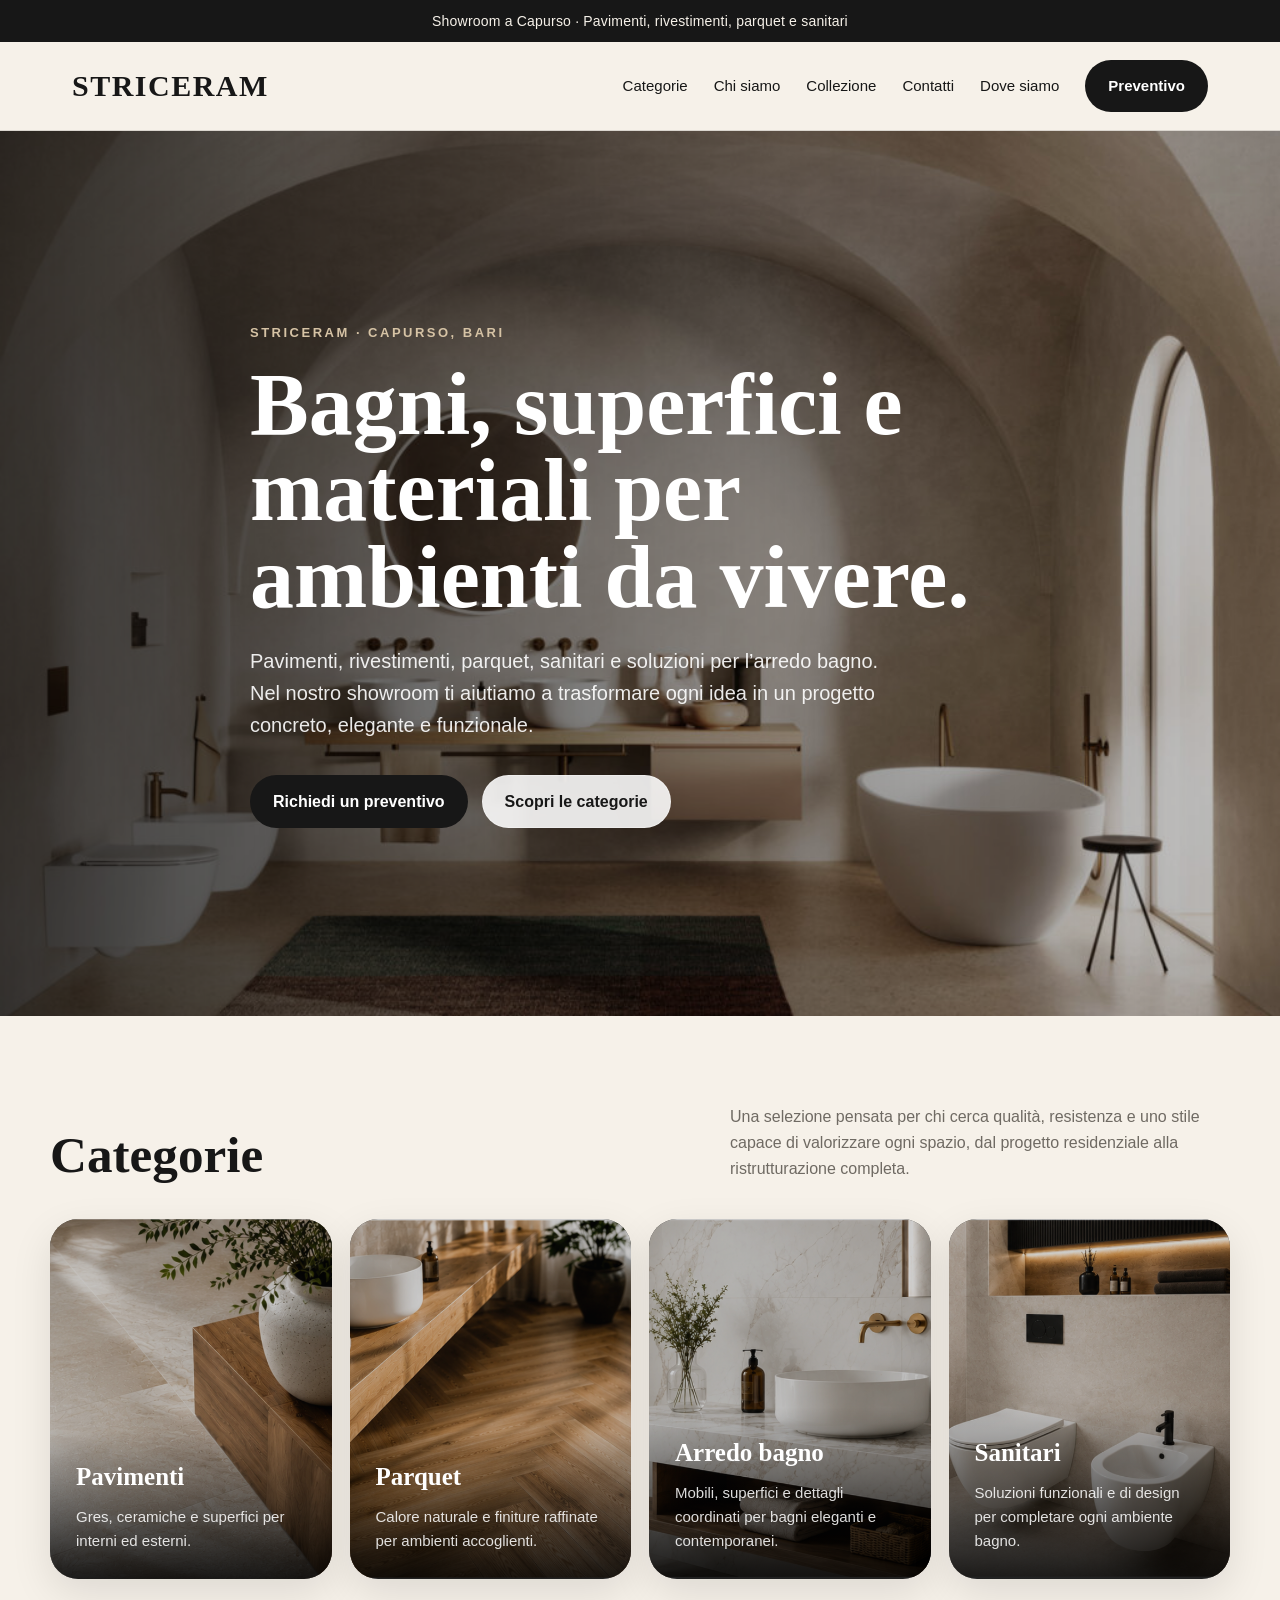
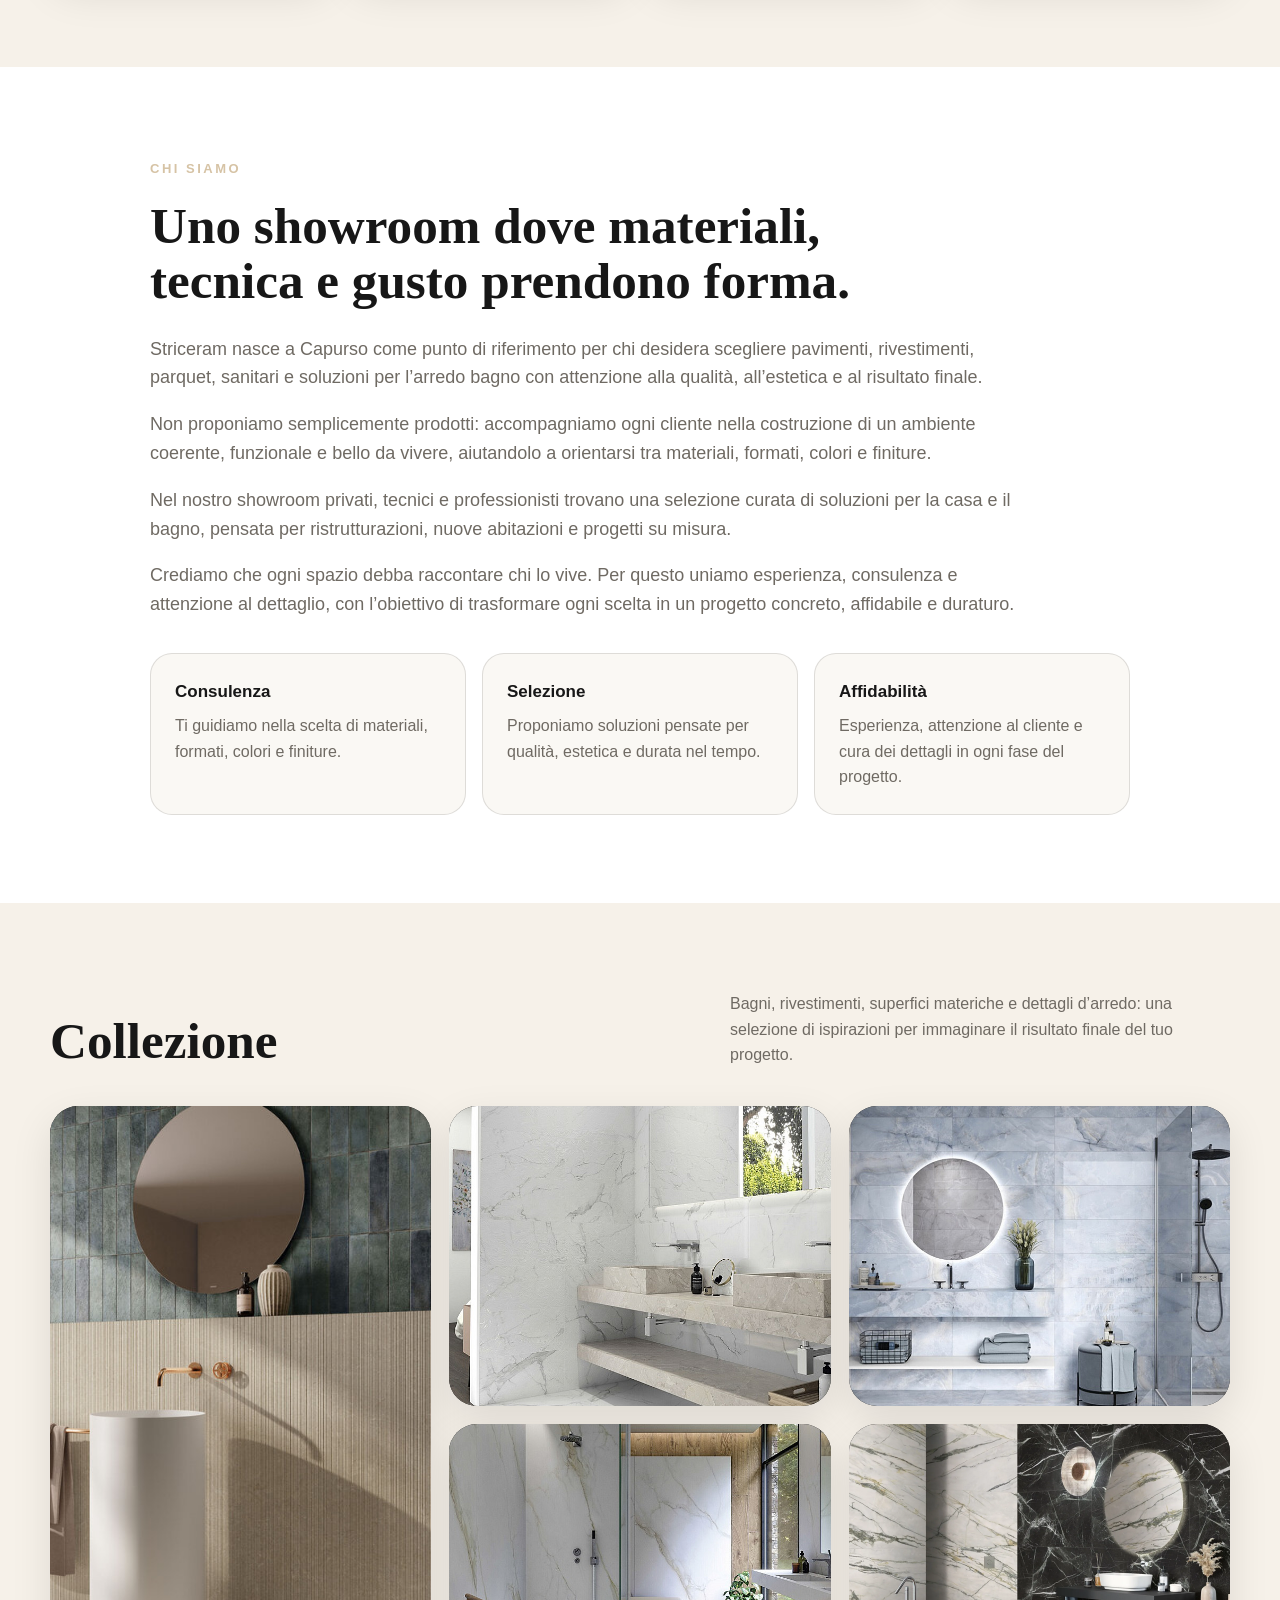
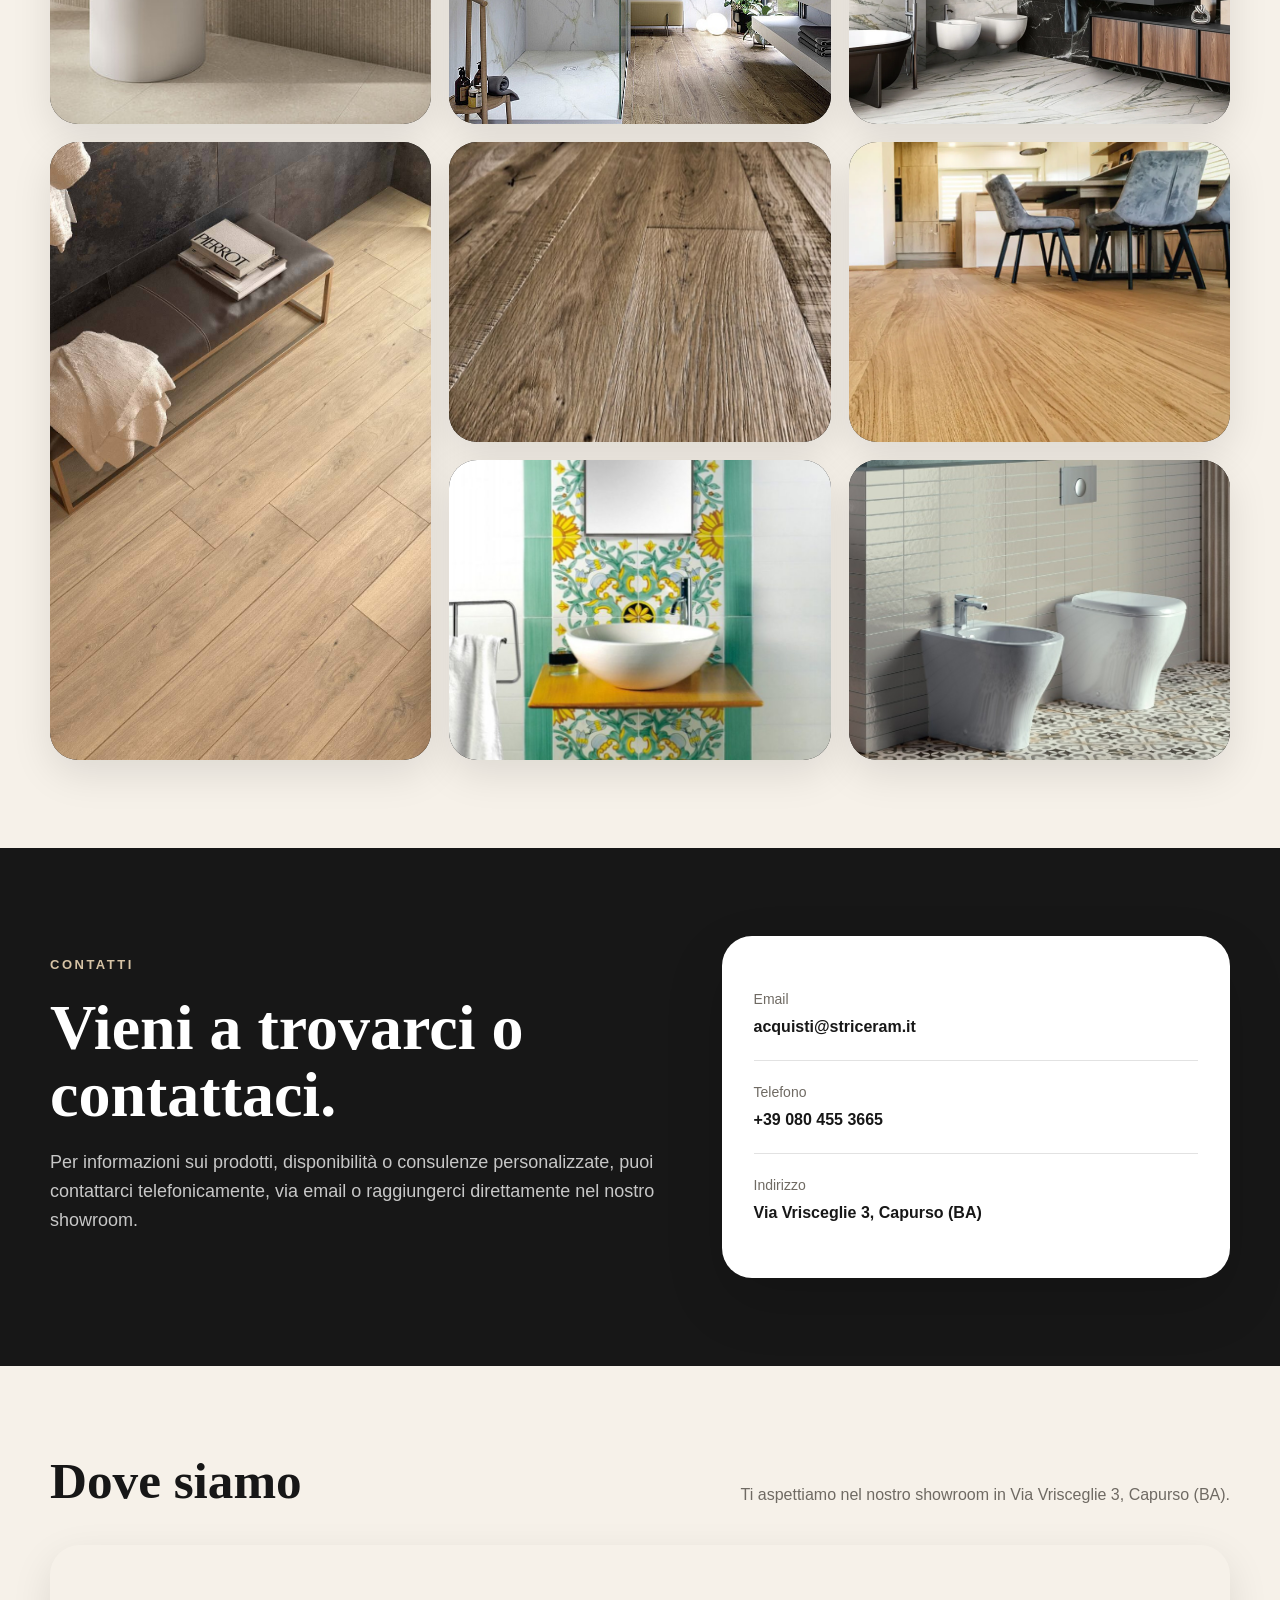
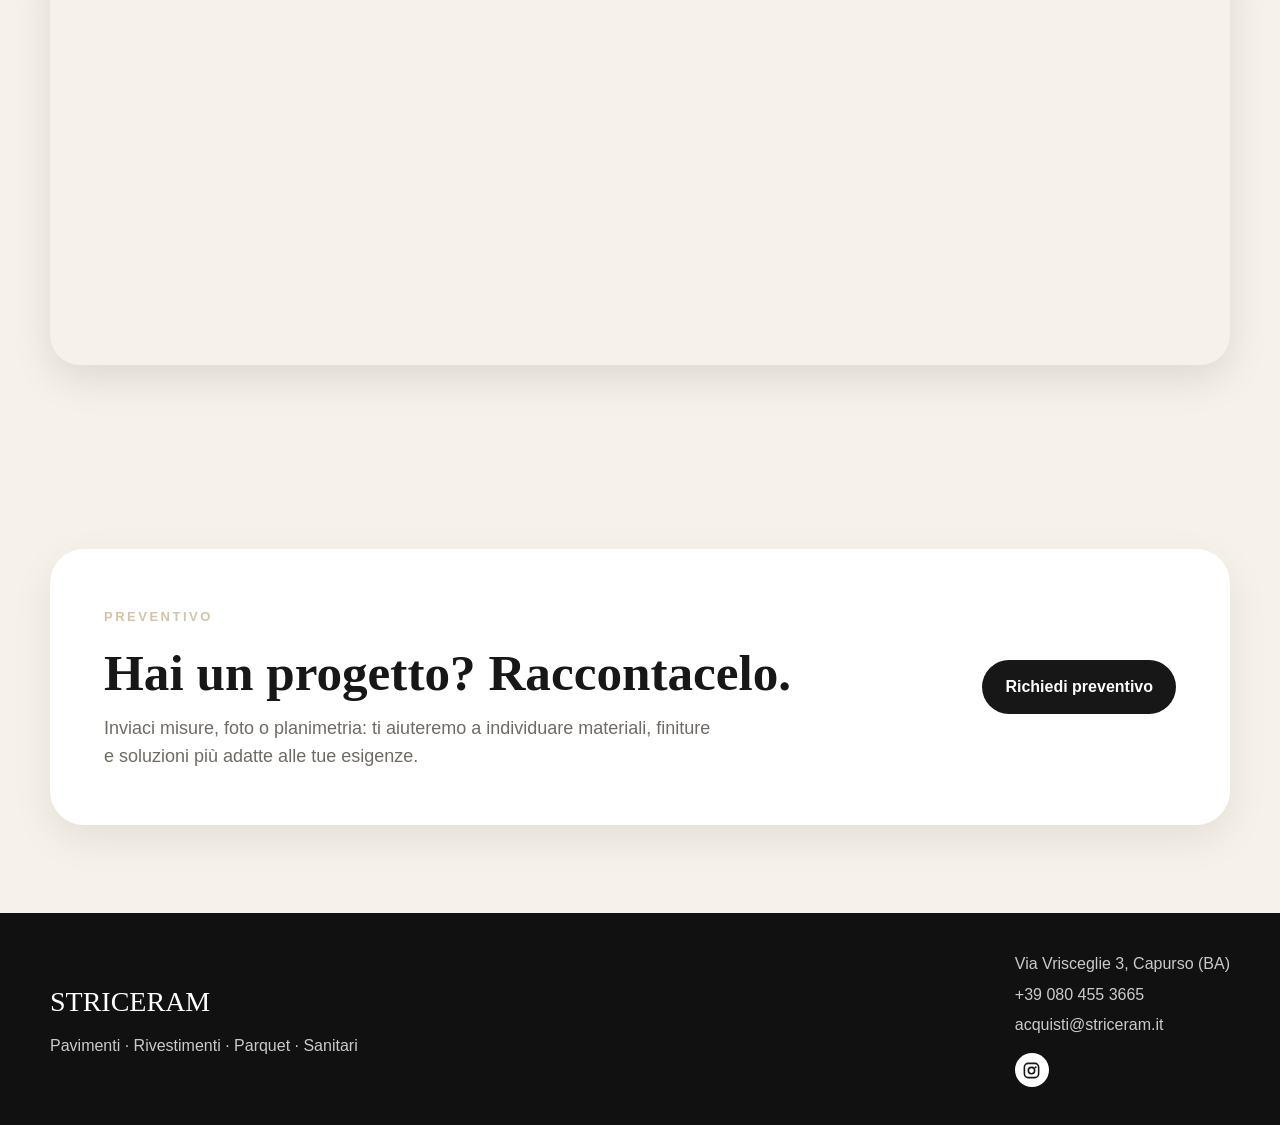
<file: index.html>
<!DOCTYPE html>
<html lang="it">
<head>
  <meta charset="UTF-8" />
  <meta name="viewport" content="width=device-width, initial-scale=1.0" />

  <title>Striceram | Pavimenti, Rivestimenti, Parquet e Sanitari a Capurso</title>
  <meta name="description" content="Striceram a Capurso, Bari: pavimenti, rivestimenti, parquet, sanitari e soluzioni per l'arredo bagno. Richiedi un preventivo personalizzato." />

  <style>
    :root {
      --dark: #171717;
      --soft-dark: #2b2b2b;
      --cream: #f6f1e9;
      --sand: #d6c3a5;
      --white: #ffffff;
      --muted: #6f6a63;
      --border: rgba(23, 23, 23, 0.12);
      --shadow: 0 24px 60px rgba(0,0,0,0.14);
    }

    * {
      box-sizing: border-box;
      margin: 0;
      padding: 0;
    }

    html {
      scroll-behavior: smooth;
    }

    body {
      font-family: Inter, Arial, sans-serif;
      color: var(--dark);
      background: var(--cream);
      line-height: 1.6;
    }

    a {
      color: inherit;
      text-decoration: none;
    }

    .topbar {
      background: var(--dark);
      color: var(--cream);
      text-align: center;
      padding: 10px 18px;
      font-size: 14px;
      letter-spacing: .2px;
    }

    header {
      position: sticky;
      top: 0;
      z-index: 10;
      background: rgba(246,241,233,0.92);
      backdrop-filter: blur(12px);
      border-bottom: 1px solid var(--border);
    }

    .nav {
      max-width: 1180px;
      margin: auto;
      display: flex;
      align-items: center;
      justify-content: space-between;
      padding: 18px 22px;
    }

    .logo {
      font-family: Georgia, 'Times New Roman', serif;
      font-size: 30px;
      letter-spacing: 1.5px;
      font-weight: 700;
    }

    .nav-links {
      display: flex;
      gap: 26px;
      align-items: center;
      font-size: 15px;
    }

    .btn {
      display: inline-flex;
      align-items: center;
      justify-content: center;
      border-radius: 999px;
      padding: 13px 22px;
      font-weight: 700;
      transition: .25s ease;
      border: 1px solid transparent;
      cursor: pointer;
    }

    .btn-primary {
      background: var(--dark);
      color: var(--white);
    }

    .btn-primary:hover {
      background: var(--soft-dark);
      transform: translateY(-2px);
    }

    .btn-light {
      background: rgba(255,255,255,0.88);
      color: var(--dark);
      border-color: rgba(255,255,255,0.3);
    }

    .btn-light:hover {
      background: var(--white);
      transform: translateY(-2px);
    }

    .hero {
      min-height: 82vh;
      display: grid;
      align-items: center;
      background:
        linear-gradient(90deg, rgba(0,0,0,.72), rgba(0,0,0,.22)),
        url('images/Collezione/collezione-6.jpg') center/cover;
      color: var(--white);
    }

    .hero-content {
      max-width: 1180px;
      margin: auto;
      padding: 100px 22px;
    }

    .eyebrow {
      display: inline-block;
      margin-bottom: 18px;
      color: var(--sand);
      text-transform: uppercase;
      letter-spacing: 2.5px;
      font-size: 13px;
      font-weight: 800;
    }

    .hero h1 {
      max-width: 780px;
      font-family: Georgia, 'Times New Roman', serif;
      font-size: clamp(46px, 7vw, 88px);
      line-height: .98;
      margin-bottom: 24px;
    }

    .hero p {
      max-width: 640px;
      font-size: 20px;
      color: rgba(255,255,255,.9);
      margin-bottom: 34px;
    }

    .hero-actions {
      display: flex;
      gap: 14px;
      flex-wrap: wrap;
    }

    section {
      padding: 88px 22px;
    }

    .container {
      max-width: 1180px;
      margin: auto;
    }

    .section-title {
      display: flex;
      justify-content: space-between;
      align-items: end;
      gap: 32px;
      margin-bottom: 38px;
    }

    .section-title h2 {
      font-family: Georgia, 'Times New Roman', serif;
      font-size: clamp(34px, 4vw, 56px);
      line-height: 1.05;
    }

    .section-title p {
      max-width: 500px;
      color: var(--muted);
    }

    .categories {
      display: grid;
      grid-template-columns: repeat(4, 1fr);
      gap: 18px;
    }

    .card {
      min-height: 360px;
      border-radius: 28px;
      overflow: hidden;
      position: relative;
      background: var(--dark);
      box-shadow: 0 14px 40px rgba(0,0,0,.10);
    }

    .card img {
      width: 100%;
      height: 100%;
      object-fit: cover;
      position: absolute;
      inset: 0;
      opacity: .8;
      transition: .35s ease;
    }

    .card:hover img {
      transform: scale(1.06);
      opacity: .94;
    }

    .card-content {
      position: absolute;
      inset: auto 0 0 0;
      padding: 26px;
      color: var(--white);
      background: linear-gradient(transparent, rgba(0,0,0,.84));
    }

    .card-content h3 {
      font-size: 25px;
      margin-bottom: 8px;
      font-family: Georgia, 'Times New Roman', serif;
    }

    .card-content p {
      color: rgba(255,255,255,.86);
      font-size: 15px;
    }

    .about {
      background: var(--white);
    }

    .about-grid {
      max-width: 980px;
      margin: auto;
    }

    .about-text h2 {
      font-family: Georgia, 'Times New Roman', serif;
      font-size: clamp(34px, 4vw, 56px);
      line-height: 1.08;
      margin-bottom: 26px;
      max-width: 820px;
    }

    .about-text p {
      color: var(--muted);
      margin-bottom: 18px;
      font-size: 18px;
      max-width: 880px;
    }

    .features {
      display: grid;
      grid-template-columns: repeat(3,1fr);
      gap: 16px;
      margin-top: 34px;
    }

    .feature {
      border: 1px solid var(--border);
      border-radius: 22px;
      padding: 24px;
      background: #faf8f4;
      color: var(--muted);
    }

    .feature strong {
      display: block;
      margin-bottom: 8px;
      font-size: 17px;
      color: var(--dark);
    }

    .collection-grid {
      display: grid;
      grid-template-columns: repeat(3, 1fr);
      grid-auto-rows: 300px;
      gap: 18px;
    }

    .collection-item {
      position: relative;
      overflow: hidden;
      border-radius: 28px;
      box-shadow: 0 14px 40px rgba(0,0,0,.10);
      background: var(--dark);
    }

    .collection-item:nth-child(1),
    .collection-item:nth-child(6) {
      grid-row: span 2;
    }

    .collection-item img {
      width: 100%;
      height: 100%;
      object-fit: cover;
      display: block;
      transition: .35s ease;
    }

    .collection-item:hover img {
      transform: scale(1.05);
      opacity: .9;
    }

    .contact-section {
      background: var(--dark);
      color: var(--white);
    }

    .contact-box {
      display: grid;
      grid-template-columns: 1fr .8fr;
      gap: 36px;
      align-items: center;
    }

    .contact-section h2 {
      font-family: Georgia, 'Times New Roman', serif;
      font-size: clamp(36px, 5vw, 64px);
      line-height: 1.05;
      margin-bottom: 20px;
    }

    .contact-section p {
      color: rgba(255,255,255,.76);
      font-size: 18px;
      margin-bottom: 28px;
      max-width: 620px;
    }

    .contact-card {
      background: var(--white);
      color: var(--dark);
      border-radius: 30px;
      padding: 32px;
      box-shadow: var(--shadow);
    }

    .contact-row {
      padding: 20px 0;
      border-bottom: 1px solid var(--border);
    }

    .contact-row:last-child {
      border-bottom: none;
    }

    .contact-row span {
      display: block;
      color: var(--muted);
      font-size: 14px;
      margin-bottom: 4px;
    }

    .preventivo {
      background: var(--cream);
    }

    .preventivo-box {
      background: var(--white);
      border-radius: 34px;
      padding: 54px;
      box-shadow: 0 14px 40px rgba(0,0,0,.08);
      display: flex;
      justify-content: space-between;
      align-items: center;
      gap: 32px;
      flex-wrap: wrap;
    }

    .preventivo h2 {
      font-family: Georgia, 'Times New Roman', serif;
      font-size: clamp(34px, 4vw, 54px);
      line-height: 1.05;
      margin-bottom: 14px;
    }

    .preventivo p {
      color: var(--muted);
      max-width: 620px;
      font-size: 18px;
    }

    .map iframe {
      width: 100%;
      height: 420px;
      border: 0;
      border-radius: 30px;
      box-shadow: 0 14px 40px rgba(0,0,0,.10);
    }

    footer {
      background: #111;
      color: rgba(255,255,255,.78);
      padding: 38px 22px;
    }

    .footer-inner {
      max-width: 1180px;
      margin: auto;
      display: flex;
      justify-content: space-between;
      gap: 24px;
      flex-wrap: wrap;
      align-items: center;
    }

    .footer-logo {
      color: var(--white);
      font-family: Georgia, 'Times New Roman', serif;
      font-size: 28px;
      margin-bottom: 8px;
    }

    .footer-info {
      display: grid;
      gap: 5px;
    }

    .footer-social {
      margin-top: 10px;
    }

    .instagram-link {
      display: inline-flex;
      width: 34px;
      height: 34px;
      align-items: center;
      justify-content: center;
      border-radius: 50%;
      background: var(--white);
      color: var(--dark);
      transition: .25s ease;
    }

    .instagram-link:hover {
      transform: translateY(-2px);
      background: var(--sand);
    }

    .instagram-link svg {
      width: 19px;
      height: 19px;
      fill: currentColor;
    }

    @media (max-width: 1020px) {
      .nav-links {
        gap: 18px;
        font-size: 14px;
      }
    }

    @media (max-width: 920px) {
      .nav-links {
        display: none;
      }

      .categories {
        grid-template-columns: repeat(2,1fr);
      }

      .contact-box {
        grid-template-columns: 1fr;
      }

      .collection-grid {
        grid-template-columns: repeat(2, 1fr);
        grid-auto-rows: 280px;
      }

      .collection-item:nth-child(1),
      .collection-item:nth-child(6) {
        grid-row: span 1;
      }

      .section-title {
        display: block;
      }

      .section-title p {
        margin-top: 14px;
      }
    }

    @media (max-width: 560px) {
      .categories,
      .features,
      .collection-grid {
        grid-template-columns: 1fr;
      }

      .hero {
        min-height: 76vh;
      }

      section {
        padding: 64px 18px;
      }

      .logo {
        font-size: 25px;
      }

      .hero h1 {
        font-size: 42px;
      }

      .hero p {
        font-size: 18px;
      }

      .preventivo-box {
        padding: 34px 24px;
      }
    }
  </style>
</head>

<body>
  <div class="topbar">Showroom a Capurso · Pavimenti, rivestimenti, parquet e sanitari</div>

  <header>
    <nav class="nav">
      <a href="#home" class="logo">STRICERAM</a>

      <div class="nav-links">
        <a href="#categorie">Categorie</a>
        <a href="#chi-siamo">Chi siamo</a>
        <a href="#collezione">Collezione</a>
        <a href="#contatti">Contatti</a>
        <a href="#dove-siamo">Dove siamo</a>
        <a class="btn btn-primary" href="#preventivo">Preventivo</a>
      </div>
    </nav>
  </header>

  <main id="home">

    <section class="hero">
      <div class="hero-content">
        <span class="eyebrow">Striceram · Capurso, Bari</span>
        <h1>Bagni, superfici e materiali per ambienti da vivere.</h1>
        <p>
          Pavimenti, rivestimenti, parquet, sanitari e soluzioni per l’arredo bagno.
          Nel nostro showroom ti aiutiamo a trasformare ogni idea in un progetto concreto, elegante e funzionale.
        </p>

        <div class="hero-actions">
          <a class="btn btn-primary" href="#preventivo">Richiedi un preventivo</a>
          <a class="btn btn-light" href="#categorie">Scopri le categorie</a>
        </div>
      </div>
    </section>

    <section id="categorie">
      <div class="container">
        <div class="section-title">
          <h2>Categorie</h2>
          <p>
            Una selezione pensata per chi cerca qualità, resistenza e uno stile capace di valorizzare ogni spazio,
            dal progetto residenziale alla ristrutturazione completa.
          </p>
        </div>

        <div class="categories">
          <article class="card">
            <img src="images/Categorie/Pavimenti.png" alt="Pavimenti moderni in gres e ceramica" />
            <div class="card-content">
              <h3>Pavimenti</h3>
              <p>Gres, ceramiche e superfici per interni ed esterni.</p>
            </div>
          </article>

          <article class="card">
            <img src="images/Categorie/Parquet.png" alt="Parquet e superfici effetto legno" />
            <div class="card-content">
              <h3>Parquet</h3>
              <p>Calore naturale e finiture raffinate per ambienti accoglienti.</p>
            </div>
          </article>

          <article class="card">
            <img src="images/Categorie/Arredo bagno.png" alt="Arredo bagno moderno e contemporaneo" />
            <div class="card-content">
              <h3>Arredo bagno</h3>
              <p>Mobili, superfici e dettagli coordinati per bagni eleganti e contemporanei.</p>
            </div>
          </article>

          <article class="card">
            <img src="images/Categorie/Sanitari.png" alt="Sanitari moderni per bagno" />
            <div class="card-content">
              <h3>Sanitari</h3>
              <p>Soluzioni funzionali e di design per completare ogni ambiente bagno.</p>
            </div>
          </article>
        </div>
      </div>
    </section>

    <section class="about" id="chi-siamo">
      <div class="container about-grid">
        <div class="about-text">
          <span class="eyebrow">Chi siamo</span>
          <h2>Uno showroom dove materiali, tecnica e gusto prendono forma.</h2>

          <p>
            Striceram nasce a Capurso come punto di riferimento per chi desidera scegliere pavimenti,
            rivestimenti, parquet, sanitari e soluzioni per l’arredo bagno con attenzione alla qualità,
            all’estetica e al risultato finale.
          </p>

          <p>
            Non proponiamo semplicemente prodotti: accompagniamo ogni cliente nella costruzione di un ambiente
            coerente, funzionale e bello da vivere, aiutandolo a orientarsi tra materiali, formati, colori e finiture.
          </p>

          <p>
            Nel nostro showroom privati, tecnici e professionisti trovano una selezione curata di soluzioni per la casa
            e il bagno, pensata per ristrutturazioni, nuove abitazioni e progetti su misura.
          </p>

          <p>
            Crediamo che ogni spazio debba raccontare chi lo vive. Per questo uniamo esperienza, consulenza
            e attenzione al dettaglio, con l’obiettivo di trasformare ogni scelta in un progetto concreto,
            affidabile e duraturo.
          </p>

          <div class="features">
            <div class="feature">
              <strong>Consulenza</strong>
              Ti guidiamo nella scelta di materiali, formati, colori e finiture.
            </div>

            <div class="feature">
              <strong>Selezione</strong>
              Proponiamo soluzioni pensate per qualità, estetica e durata nel tempo.
            </div>

            <div class="feature">
              <strong>Affidabilità</strong>
              Esperienza, attenzione al cliente e cura dei dettagli in ogni fase del progetto.
            </div>
          </div>
        </div>
      </div>
    </section>

    <section id="collezione">
      <div class="container">
        <div class="section-title">
          <h2>Collezione</h2>
          <p>
            Bagni, rivestimenti, superfici materiche e dettagli d’arredo:
            una selezione di ispirazioni per immaginare il risultato finale del tuo progetto.
          </p>
        </div>

        <div class="collection-grid">
          <div class="collection-item">
            <img src="images/Collezione/collezione-2.jpg" alt="Bagno contemporaneo con rivestimenti materici" />
          </div>

          <div class="collection-item">
            <img src="images/Collezione/collezione-3.jpg" alt="Bagno in effetto marmo con lavabo doppio" />
          </div>

          <div class="collection-item">
            <img src="images/Collezione/collezione-4.jpg" alt="Bagno elegante con doccia e rivestimenti chiari" />
          </div>

          <div class="collection-item">
            <img src="images/Collezione/collezione-5.jpg" alt="Bagno dal design caldo con vasca e lavabi" />
          </div>

          <div class="collection-item">
            <img src="images/Collezione/collezione-7.webp" alt="Bagno con rivestimenti effetto marmo chiaro e scuro" />
          </div>

          <div class="collection-item">
            <img src="images/Collezione/collezione-8.jpg" alt="Pavimento effetto legno in ambiente bagno" />
          </div>

          <div class="collection-item">
            <img src="images/Collezione/collezione-9.jpg" alt="Dettaglio parquet naturale" />
          </div>

          <div class="collection-item">
            <img src="images/Collezione/collezione-10.webp" alt="Ambiente living con pavimento effetto legno" />
          </div>

          <div class="collection-item">
            <img src="images/Collezione/collezione-11.jpg" alt="Rivestimento decorativo bagno con maioliche colorate" />
          </div>

          <div class="collection-item">
            <img src="images/Collezione/collezione-12.jpg" alt="Sanitari moderni con rivestimenti chiari" />
          </div>
            
          </div>
        </div>
      </div>
    </section>

    <section class="contact-section" id="contatti">
      <div class="container contact-box">
        <div>
          <span class="eyebrow">Contatti</span>
          <h2>Vieni a trovarci o contattaci.</h2>
          <p>
            Per informazioni sui prodotti, disponibilità o consulenze personalizzate,
            puoi contattarci telefonicamente, via email o raggiungerci direttamente nel nostro showroom.
          </p>
        </div>

        <div class="contact-card">
          <div class="contact-row">
            <span>Email</span>
            <strong><a href="mailto:acquisti@striceram.it">acquisti@striceram.it</a></strong>
          </div>

          <div class="contact-row">
            <span>Telefono</span>
            <strong><a href="tel:+390804553665">+39 080 455 3665</a></strong>
          </div>

          <div class="contact-row">
            <span>Indirizzo</span>
            <strong>Via Vrisceglie 3, Capurso (BA)</strong>
          </div>
        </div>
      </div>
    </section>

    <section class="map" id="dove-siamo">
      <div class="container">
        <div class="section-title">
          <h2>Dove siamo</h2>
          <p>
            Ti aspettiamo nel nostro showroom in Via Vrisceglie 3, Capurso (BA).
          </p>
        </div>

        <iframe
          title="Indicazioni per Striceram Capurso"
          src="https://www.google.com/maps?q=41.0322682,16.9182076&z=20&output=embed"
          loading="lazy"
          referrerpolicy="no-referrer-when-downgrade">
        </iframe>
      </div>
    </section>

    <section class="preventivo" id="preventivo">
      <div class="container">
        <div class="preventivo-box">
          <div>
            <span class="eyebrow">Preventivo</span>
            <h2>Hai un progetto? Raccontacelo.</h2>
            <p>
              Inviaci misure, foto o planimetria: ti aiuteremo a individuare materiali,
              finiture e soluzioni più adatte alle tue esigenze.
            </p>
          </div>

          <a class="btn btn-primary" href="mailto:acquisti@striceram.it?subject=Richiesta%20preventivo%20Striceram">Richiedi preventivo</a>
        </div>
      </div>
    </section>

  </main>

  <footer>
    <div class="footer-inner">
      <div>
        <div class="footer-logo">STRICERAM</div>
        <p>Pavimenti · Rivestimenti · Parquet · Sanitari</p>
      </div>

      <div class="footer-info">
        <p>Via Vrisceglie 3, Capurso (BA)</p>
        <p><a href="tel:+390804553665">+39 080 455 3665</a></p>
        <p><a href="mailto:acquisti@striceram.it">acquisti@striceram.it</a></p>

        <div class="footer-social">
          <a class="instagram-link" href="https://www.instagram.com/striceram.srl/" target="_blank" aria-label="Instagram Striceram">
            <svg viewBox="0 0 24 24" aria-hidden="true">
              <path d="M7.75 2h8.5A5.76 5.76 0 0 1 22 7.75v8.5A5.76 5.76 0 0 1 16.25 22h-8.5A5.76 5.76 0 0 1 2 16.25v-8.5A5.76 5.76 0 0 1 7.75 2Zm0 2A3.75 3.75 0 0 0 4 7.75v8.5A3.75 3.75 0 0 0 7.75 20h8.5A3.75 3.75 0 0 0 20 16.25v-8.5A3.75 3.75 0 0 0 16.25 4h-8.5ZM12 7a5 5 0 1 1 0 10 5 5 0 0 1 0-10Zm0 2a3 3 0 1 0 0 6 3 3 0 0 0 0-6Zm5.25-2.25a1.25 1.25 0 1 1 0 2.5 1.25 1.25 0 0 1 0-2.5Z"/>
            </svg>
          </a>
        </div>
      </div>
    </div>
  </footer>

</body>
</html>
</file>
